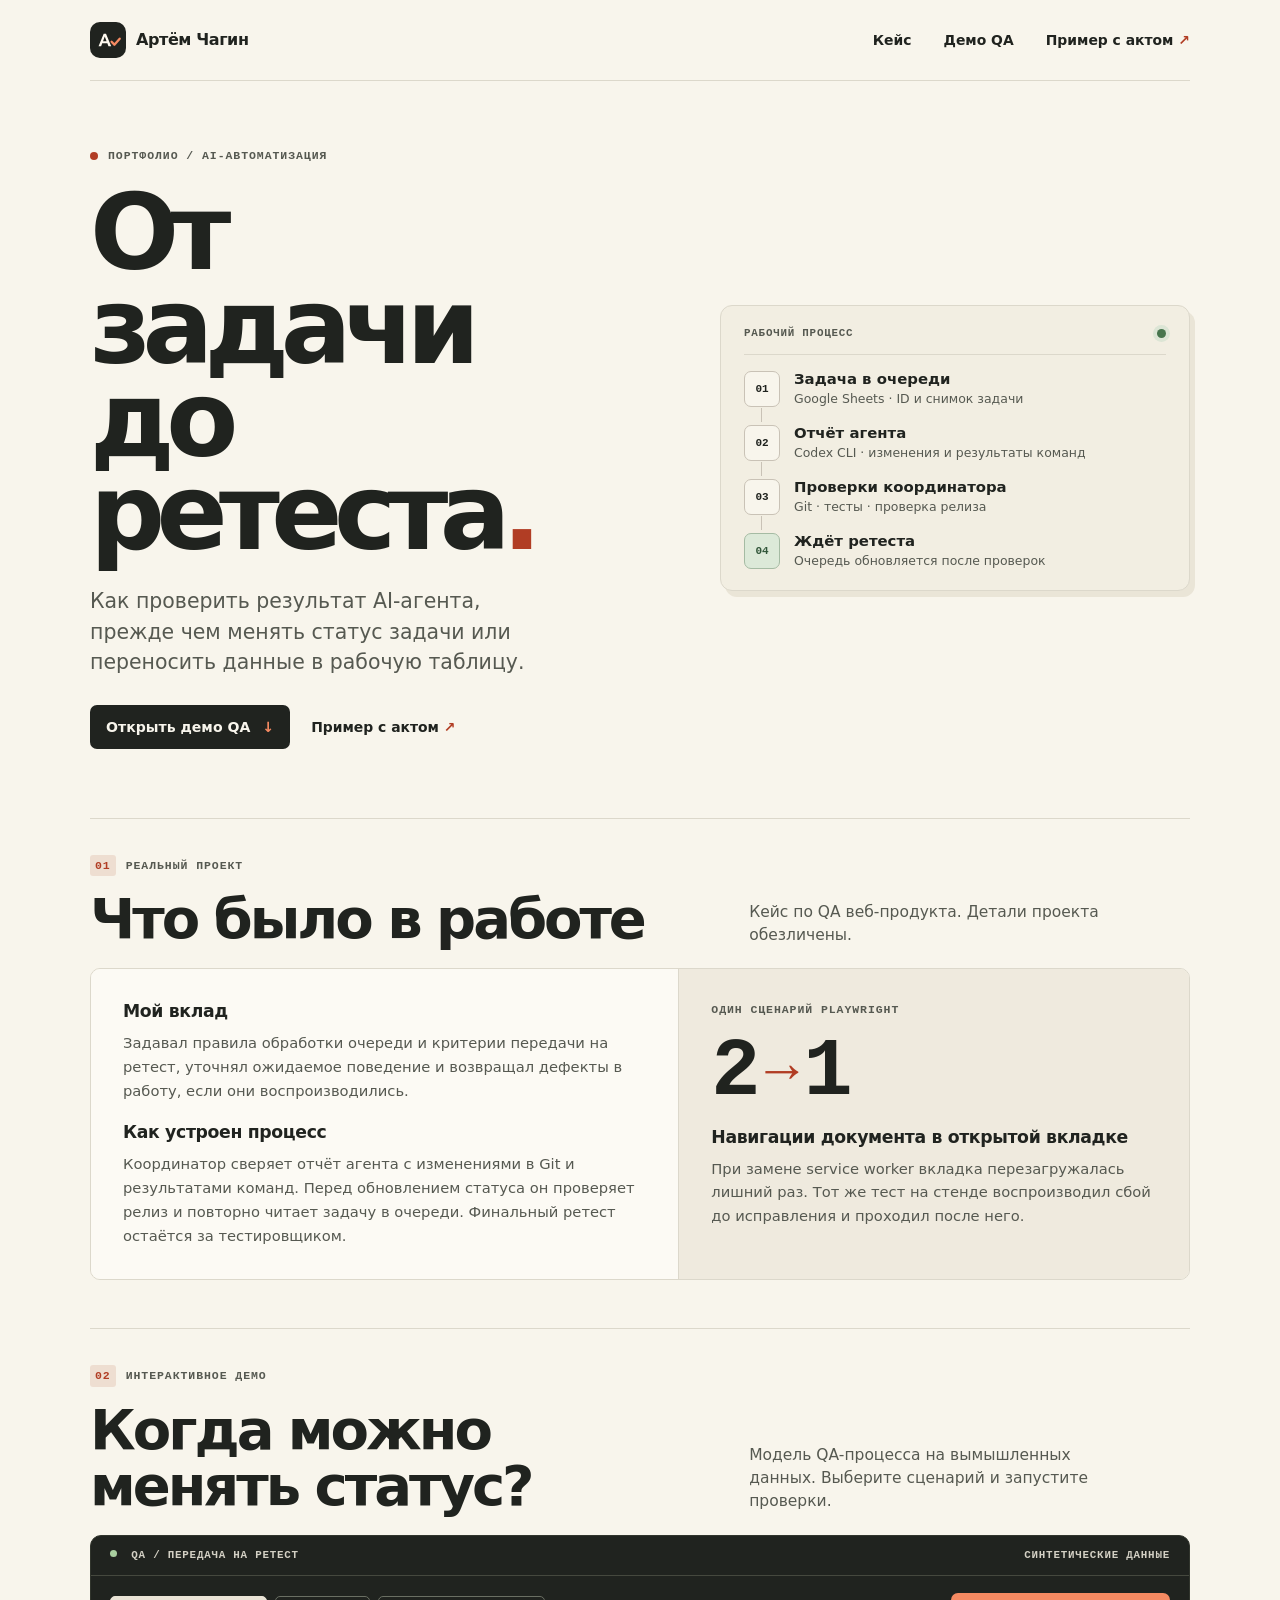
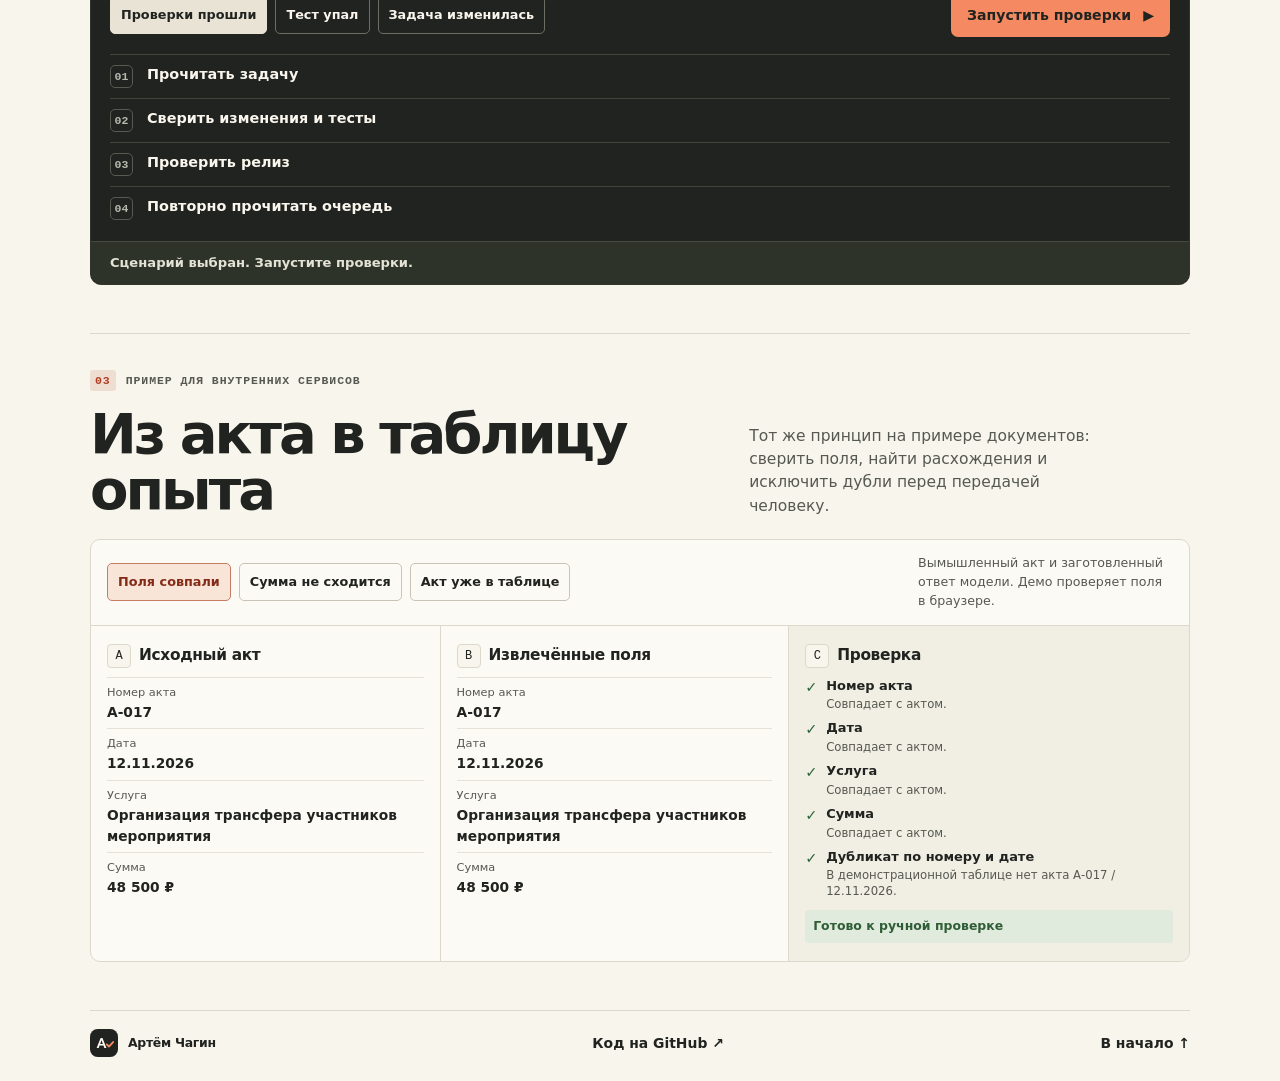
<file: docs/index.html>
<!doctype html>
<html lang="ru">
<head>
  <meta charset="utf-8">
  <meta name="viewport" content="width=device-width,initial-scale=1">
  <meta name="robots" content="noindex">
  <meta name="color-scheme" content="light">
  <meta name="description" content="Как проверить результат AI-агента до записи в рабочую систему. QA-кейс и две интерактивные демонстрации.">
  <meta property="og:type" content="website">
  <meta property="og:title" content="До ретеста — QA-кейс Артёма Чагина">
  <meta property="og:description" content="От отчёта агента до проверенного результата: кейс и два интерактивных сценария.">
  <title>До ретеста — QA-кейс Артёма Чагина</title>
  <link rel="icon" href="./mark.svg" type="image/svg+xml">
  <link rel="stylesheet" href="./styles.css">
  <script type="module" src="./app.mjs"></script>
</head>
<body>
  <a class="skip" href="#main">К содержанию</a>
  <header class="shell top">
    <a class="identity" href="#" aria-label="Артём Чагин, начало страницы"><img src="./mark.svg" width="36" height="36" alt=""><span>Артём Чагин</span></a>
    <nav aria-label="Разделы страницы"><a href="#case">Кейс</a><a href="#qa">Демо QA</a><a href="#act">Пример с актом <span aria-hidden="true">↗</span></a></nav>
  </header>
  <main id="main">
    <section class="shell hero" aria-labelledby="title">
      <div>
        <p class="eyebrow"><span class="bullet"></span> Портфолио / AI-автоматизация</p>
        <h1 id="title">От задачи<br>до ретеста<span>.</span></h1>
        <p class="intro">Как проверить результат AI-агента, прежде чем менять статус задачи или переносить данные в рабочую таблицу.</p>
        <div class="actions"><a class="button primary" href="#qa">Открыть демо QA <span aria-hidden="true">↓</span></a><a class="textlink" href="#act">Пример с актом <span aria-hidden="true">↗</span></a></div>
      </div>
      <aside class="workflow" aria-label="Схема QA-координатора">
        <div class="workflow-top"><span>РАБОЧИЙ ПРОЦЕСС</span><span class="pulse" aria-hidden="true"></span></div>
        <ol>
          <li><span class="ordinal">01</span><span><strong>Задача в очереди</strong><small>Google Sheets · ID и снимок задачи</small></span></li>
          <li><span class="ordinal">02</span><span><strong>Отчёт агента</strong><small>Codex CLI · изменения и результаты команд</small></span></li>
          <li><span class="ordinal">03</span><span><strong>Проверки координатора</strong><small>Git · тесты · проверка релиза</small></span></li>
          <li><span class="ordinal last">04</span><span><strong>Ждёт ретеста</strong><small>Очередь обновляется после проверок</small></span></li>
        </ol>
      </aside>
    </section>

    <section class="shell block" id="case" aria-labelledby="case-title">
      <p class="eyebrow"><span class="num">01</span> Реальный проект</p>
      <div class="section-head"><h2 id="case-title">Что было в работе</h2><p>Кейс по QA веб-продукта. Детали проекта обезличены.</p></div>
      <div class="evidence">
        <div class="role">
          <h3>Мой вклад</h3>
          <p>Задавал правила обработки очереди и критерии передачи на ретест, уточнял ожидаемое поведение и возвращал дефекты в работу, если они воспроизводились.</p>
          <h3>Как устроен процесс</h3>
          <p>Координатор сверяет отчёт агента с изменениями в Git и результатами команд. Перед обновлением статуса он проверяет релиз и повторно читает задачу в очереди. Финальный ретест остаётся за тестировщиком.</p>
        </div>
        <div class="measure">
          <span class="eyebrow">Один сценарий Playwright</span>
          <div class="metric" aria-label="С двух навигаций документа до одной"><span>2</span><span aria-hidden="true">→</span><span>1</span></div>
          <h3>Навигации документа в открытой вкладке</h3>
          <p>При замене service worker вкладка перезагружалась лишний раз. Тот же тест на стенде воспроизводил сбой до исправления и проходил после него.</p>
        </div>
      </div>
    </section>

    <section class="shell block" id="qa" aria-labelledby="qa-title">
      <p class="eyebrow"><span class="num">02</span> Интерактивное демо</p>
      <div class="section-head"><h2 id="qa-title">Когда можно менять статус?</h2><p>Модель QA-процесса на вымышленных данных. Выберите сценарий и запустите проверки.</p></div>
      <div class="workbench">
        <div class="bench-bar"><span><i class="light" aria-hidden="true"></i> QA / ПЕРЕДАЧА НА РЕТЕСТ</span><span>СИНТЕТИЧЕСКИЕ ДАННЫЕ</span></div>
        <div class="bench-controls">
          <div class="choices" id="qa-choices" role="group" aria-label="Сценарий QA"></div>
          <button class="button run" type="button" id="qa-run" disabled>Запустить проверки <span aria-hidden="true">▶</span></button>
        </div>
        <ol class="steps" id="qa-steps"></ol>
        <div class="bench-result" id="qa-status" role="status">Выберите сценарий, чтобы начать.</div>
        <noscript><p class="noscript">Включите JavaScript, чтобы запустить демо.</p></noscript>
      </div>
    </section>

    <section class="shell block" id="act" aria-labelledby="act-title">
      <p class="eyebrow"><span class="num">03</span> Пример для внутренних сервисов</p>
      <div class="section-head"><h2 id="act-title">Из акта в таблицу опыта</h2><p>Тот же принцип на примере документов: сверить поля, найти расхождения и исключить дубли перед передачей человеку.</p></div>
      <div class="doc-demo">
        <div class="doc-toolbar">
          <div class="choices" id="doc-choices" role="group" aria-label="Сценарий обработки акта"></div>
          <p>Вымышленный акт и заготовленный ответ модели. Демо проверяет поля в браузере.</p>
        </div>
        <div class="doc-grid">
          <div class="doc-panel"><h3><span class="panel-index">A</span> Исходный акт</h3><dl id="doc-original"></dl></div>
          <div class="doc-panel"><h3><span class="panel-index">B</span> Извлечённые поля</h3><dl id="doc-extracted"></dl></div>
          <div class="doc-panel validation"><h3><span class="panel-index">C</span> Проверка</h3><ul id="doc-checks"></ul><p class="doc-outcome" id="doc-status" role="status"></p></div>
        </div>
        <noscript><p class="noscript">Включите JavaScript, чтобы переключать сценарии.</p></noscript>
      </div>
    </section>
  </main>
  <footer class="shell footer"><a class="identity" href="#"><img src="./mark.svg" width="28" height="28" alt=""><span>Артём Чагин</span></a><a class="textlink" href="https://github.com/artemchagin92-ctrl/qa-coordinator">Код на GitHub ↗</a><a class="textlink" href="#main">В начало ↑</a></footer>
</body>
</html>
</file>
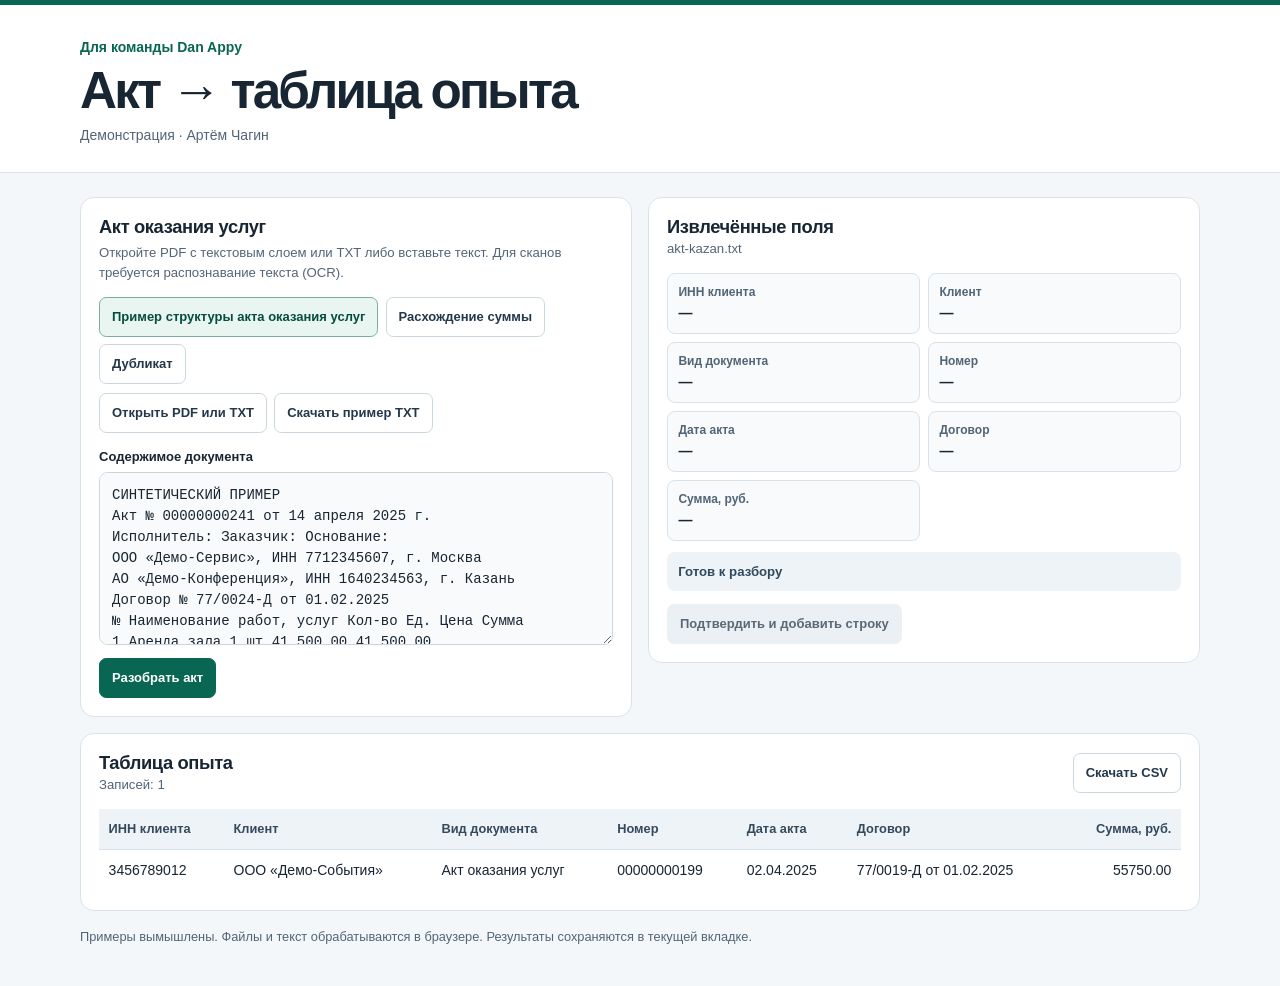
<file: docs/dan-appy/index.html>
<!doctype html>
<html lang="ru">
<head>
  <meta charset="utf-8">
  <meta name="viewport" content="width=device-width, initial-scale=1">
  <meta name="color-scheme" content="light">
  <meta name="robots" content="noindex">
  <title>Акт → таблица опыта | Демо для Dan Appy</title>
  <style>
    :root {
      color: #182532;
      background: #f4f7fa;
      font-family: Inter, -apple-system, BlinkMacSystemFont, "Segoe UI", sans-serif;
      line-height: 1.5;
      --muted: #526577;
      --line: #d9e2e9;
      --accent: #086653;
      --accent-dark: #064d3f;
      --accent-light: #e8f5f0;
      --surface: #fff;
    }

    *, *::before, *::after { box-sizing: border-box; }
    body { margin: 0; }
    h1, h2, p { margin: 0; }

    .shell {
      width: min(100% - 2.5rem, 70rem);
      margin: 0 auto;
    }

    header {
      padding: 2rem 0 1.65rem;
      background: var(--surface);
      border-top: 5px solid var(--accent);
      border-bottom: 1px solid var(--line);
    }

    h1 {
      margin: 0.25rem 0 0.35rem;
      font-size: clamp(2rem, 5vw, 3.2rem);
      letter-spacing: -0.055em;
      line-height: 1.12;
    }

    .audience { font-size: 0.875rem; font-weight: 700; color: var(--accent); }
    .byline { color: var(--muted); font-size: 0.875rem; }

    main { padding: 1.5rem 0 2.5rem; }

    .workspace {
      display: grid;
      grid-template-columns: minmax(0, 1fr) minmax(0, 1fr);
      gap: 1rem;
      align-items: start;
    }

    .card {
      min-width: 0;
      padding: 1.125rem;
      border: 1px solid var(--line);
      border-radius: 0.85rem;
      background: var(--surface);
    }

    .card-header {
      display: flex;
      flex-wrap: wrap;
      justify-content: space-between;
      align-items: center;
      gap: 0.65rem 1rem;
      margin-bottom: 0.875rem;
    }

    h2 { font-size: 1.145rem; line-height: 1.25; letter-spacing: -0.02em; }
    .card-caption, #document-name, #record-count { color: var(--muted); font-size: 0.825rem; }
    .card-caption { margin-top: 0.25rem; }
    #document-name { overflow-wrap: anywhere; }

    .buttons, .file-controls {
      display: flex;
      flex-wrap: wrap;
      gap: 0.45rem;
      align-items: center;
    }

    button, .file-picker {
      display: inline-flex;
      align-items: center;
      justify-content: center;
      min-height: 2.5rem;
      padding: 0.45rem 0.75rem;
      border: 1px solid #c9d6de;
      border-radius: 0.45rem;
      background: var(--surface);
      color: #24384a;
      font: inherit;
      font-size: 0.8125rem;
      font-weight: 650;
      line-height: 1.25;
      cursor: pointer;
    }

    button:not(:disabled):hover, .file-picker:hover { background: #eff5f8; }
    button[aria-pressed="true"], button.active { background: var(--accent-light); border-color: #79ae9e; color: var(--accent-dark); }

    button.primary {
      background: var(--accent);
      border-color: var(--accent);
      color: #fff;
    }

    button.primary:not(:disabled):hover { background: var(--accent-dark); }
    button:disabled { background: #eaf0f3; border-color: transparent; color: #5a6975; cursor: default; }
    :focus-visible, .file-picker:focus-within { outline: 3px solid #396ea3; outline-offset: 3px; }

    .file-controls { margin-top: 0.55rem; }
    .file-picker { position: relative; }
    .file-picker input {
      position: absolute;
      inset: 0;
      width: 100%;
      height: 100%;
      opacity: 0;
      cursor: pointer;
    }

    .source-label { display: block; margin: 0.9rem 0 0.35rem; font-size: 0.8125rem; font-weight: 700; }
    textarea {
      display: block;
      width: 100%;
      min-height: 10rem;
      padding: 0.75rem;
      resize: vertical;
      border: 1px solid #c9d6de;
      border-radius: 0.55rem;
      background: #f8fafb;
      color: inherit;
      font: 0.875rem/1.5 ui-monospace, SFMono-Regular, Consolas, monospace;
    }

    .controls { margin-top: 0.8rem; }
    #fields {
      display: grid;
      grid-template-columns: repeat(2, minmax(0, 1fr));
      gap: 0.5rem;
    }

    .field {
      min-width: 0;
      padding: 0.55rem 0.65rem;
      border: 1px solid var(--line);
      border-radius: 0.5rem;
      background: #f8fafb;
      overflow-wrap: anywhere;
    }

    .field-label { display: block; color: var(--muted); font-size: 0.75rem; font-weight: 650; }
    .field > p { margin-top: 0.15rem; font-size: 0.875rem; font-weight: 650; }
    .field > small { display: block; color: var(--muted); font-size: 0.75rem; }
    #issues { margin: 0.65rem 0 0; padding-inline-start: 1.25rem; overflow-wrap: anywhere; }
    #issues:empty { display: none; }
    #issues li { font-size: 0.825rem; }

    #decision {
      margin-top: 0.7rem;
      padding: 0.6rem 0.7rem;
      border-radius: 0.5rem;
      background: #edf3f7;
      color: #334a5d;
      font-size: 0.825rem;
      font-weight: 650;
    }

    #decision.ok, #decision[data-kind="ok"] { background: var(--accent-light); color: var(--accent-dark); }
    #decision.blocked, #decision[data-kind="blocked"] { background: #fff1e7; color: #743a1d; }

    .results { margin-top: 1rem; }
    .table-scroll { overflow-x: auto; }
    table { width: 100%; min-width: 48rem; border-collapse: collapse; font-size: 0.875rem; text-align: left; }
    th, td { padding: 0.65rem 0.6rem; border-bottom: 1px solid var(--line); vertical-align: top; }
    th { background: #eef3f7; color: #344a5c; font-size: 0.8rem; white-space: nowrap; }
    td { overflow-wrap: anywhere; }
    tbody tr:last-child td { border-bottom: 0; }
    td:nth-child(1), td:nth-child(4), td:nth-child(5) { white-space: nowrap; }
    th:last-child, td:last-child { text-align: right; white-space: nowrap; font-variant-numeric: tabular-nums; }
    td[colspan] { color: var(--muted); text-align: center; white-space: normal; }

    .notes { margin-top: 1rem; color: var(--muted); font-size: 0.8rem; }

    @media (max-width: 48rem) {
      .shell { width: min(100% - 1.5rem, 70rem); }
      header { padding: 1.35rem 0 1.25rem; }
      main { padding-top: 1rem; }
      .workspace { grid-template-columns: minmax(0, 1fr); }
      .card { padding: 0.9rem; }
      th, td { padding: 0.5rem; }
    }

    @media (max-width: 23rem) { #fields { grid-template-columns: minmax(0, 1fr); } }
  </style>
</head>
<body>
  <header>
    <div class="shell">
      <p class="audience">Для команды Dan Appy</p>
      <h1>Акт → таблица опыта</h1>
      <p class="byline">Демонстрация · Артём Чагин</p>
    </div>
  </header>

  <main class="shell">
    <div class="workspace">
      <section class="card" aria-labelledby="source-heading">
        <div class="card-header">
          <div>
            <h2 id="source-heading">Акт оказания услуг</h2>
            <p class="card-caption">Откройте PDF с текстовым слоем или TXT либо вставьте текст. Для сканов требуется распознавание текста (OCR).</p>
          </div>
        </div>
        <div class="buttons" role="group" aria-label="Примеры актов">
          <button type="button" id="sample-clean">Пример структуры акта оказания услуг</button>
          <button type="button" id="sample-conflict">Расхождение суммы</button>
          <button type="button" id="sample-duplicate">Дубликат</button>
        </div>
        <div class="file-controls">
          <label class="file-picker">Открыть PDF или TXT <input id="file" type="file" accept=".pdf,application/pdf,.txt,text/plain"></label>
          <button type="button" id="sample-download">Скачать пример TXT</button>
        </div>
        <label class="source-label" for="source">Содержимое документа</label>
        <textarea id="source" rows="7" spellcheck="false" placeholder="Выберите пример или вставьте сюда текст акта"></textarea>
        <div class="controls">
          <button type="button" class="primary" id="analyze">Разобрать акт</button>
        </div>
      </section>

      <section class="card" aria-labelledby="fields-heading">
        <div class="card-header">
          <div>
            <h2 id="fields-heading">Извлечённые поля</h2>
            <p id="document-name">Документ не выбран</p>
          </div>
        </div>
        <div id="fields"></div>
        <ul id="issues"></ul>
        <div id="decision" aria-live="polite" aria-atomic="true">Разберите акт, чтобы проверить поля.</div>
        <div class="controls">
          <button type="button" class="primary" id="approve" disabled>Подтвердить и добавить строку</button>
        </div>
      </section>
    </div>

    <section class="card results" aria-labelledby="results-heading">
      <div class="card-header">
        <div>
          <h2 id="results-heading">Таблица опыта</h2>
          <p id="record-count">0 строк</p>
        </div>
        <button type="button" id="export">Скачать CSV</button>
      </div>
      <div class="table-scroll" tabindex="0" role="region" aria-label="Таблица опыта">
        <table>
          <thead>
            <tr>
              <th scope="col">ИНН клиента</th>
              <th scope="col">Клиент</th>
              <th scope="col">Вид документа</th>
              <th scope="col">Номер</th>
              <th scope="col">Дата акта</th>
              <th scope="col">Договор</th>
              <th scope="col">Сумма, руб.</th>
            </tr>
          </thead>
          <tbody id="rows"><tr><td colspan="7">Подтверждённые акты появятся здесь.</td></tr></tbody>
        </table>
      </div>
    </section>
    <p class="notes">Примеры вымышлены. Файлы и текст обрабатываются в браузере. Результаты сохраняются в текущей вкладке.</p>
  </main>
  <script type="module">
const { columns, samples, parseAct, actKey, existingRows, toCsv } = (() => {
const columns = [
  ['inn', 'ИНН клиента'],
  ['client', 'Клиент'],
  ['documentType', 'Вид документа'],
  ['number', 'Номер'],
  ['date', 'Дата акта'],
  ['contract', 'Договор'],
  ['amount', 'Сумма, руб.'],
];

function sampleText(number, monthDay, client, inn, contract, secondPrice, total) {
  return [
    'СИНТЕТИЧЕСКИЙ ПРИМЕР',
    'Акт № ' + number + ' от ' + monthDay + ' апреля 2025 г.',
    'Исполнитель: Заказчик: Основание:',
    'ООО «Демо-Сервис», ИНН 7712345607, г. Москва',
    client + ', ИНН ' + inn + ', г. Казань',
    'Договор № ' + contract + ' от 01.02.2025',
    '№ Наименование работ, услуг Кол-во Ед. Цена Сумма',
    '1 Аренда зала 1 шт 41 500,00 41 500,00',
    '2 Техническое сопровождение 1 шт ' + secondPrice + ' ' + secondPrice,
    'Итого: ' + total,
    'Всего оказано услуг 2, на сумму ' + total + ' руб.',
  ].join('\n');
}

const samples = {
  clean: {
    title: 'Акт без расхождений',
    filename: 'akt-kazan.txt',
    text: sampleText('00000000241', 14, 'АО «Демо-Конференция»', '1640234563', '77/0024-Д', '17 500,50', '59 000,50'),
  },
  conflict: {
    title: 'Расхождение по сумме',
    filename: 'akt-summa.txt',
    text: sampleText('00000000312', 16, 'АО «Демо-Медиа»', '2345678901', '77/0031-Д', '18 000,00', '68 000,00'),
  },
  duplicate: {
    title: 'Акт уже в таблице',
    filename: 'akt-kazan-repeat.txt',
    text: sampleText('00000000199', 2, 'ООО «Демо-События»', '3456789012', '77/0019-Д', '14 250,00', '55 750,00'),
  },
};

const months = [
  'января', 'февраля', 'марта', 'апреля', 'мая', 'июня',
  'июля', 'августа', 'сентября', 'октября', 'ноября', 'декабря',
];
const numberPattern = '(?:\\d{1,3}(?:[ \\u00a0\\u202f]\\d{3})+|\\d+)';
const moneyPattern = '-?' + numberPattern + '(?:[.,]\\d{1,2})?';
const simpleAmount = new RegExp('^(-?)(' + numberPattern + ')(?:[.,](\\d{1,2}))?$', 'u');
const serviceLine = new RegExp(
  '(?:^|\\s)\\d+(?:[.,]\\d+)?\\s+(?:шт\\.?|усл\\.?|ед\\.?|ч\\.?)\\s+'
  + moneyPattern + '\\s+(' + moneyPattern + ')\\s*(?:₽|руб\\.?)?$',
  'iu',
);
const labeledPosition = /^(?:позиция|строка)\s*\d*\s*:\s*(.+?)\s+(?:—|–|-)\s+(.+)$/iu;
const partyPattern = /((?:ООО|ПАО|ОАО|ЗАО|АО|НАО|ИП|ФГУП|НКО)\s+(?:«[^»]+»|"[^"]+"|“[^”]+”|[^,;\n]+?))\s*[,;\s]+\s*ИНН\s*[:№]?\s*(\d{12}|\d{10})(?!\d)/giu;
const rolePattern = /(?:^|\n)\s*(Исполнитель|Поставщик|Заказчик|Покупатель|Клиент|Основание)\s*:/gimu;

function normalizeDate(value) {
  const russian = /^(\d{1,2})\.(\d{1,2})\.(\d{4})(?:\s*г\.?)?$/iu.exec(value);
  const iso = /^(\d{4})-(\d{2})-(\d{2})$/u.exec(value);
  const long = /^(\d{1,2})\s+([а-яё]+)\s+(\d{4})(?:\s*г\.?)?$/iu.exec(value);
  let day, month, year;
  if (russian) [, day, month, year] = russian;
  else if (iso) [, year, month, day] = iso;
  else if (long) {
    [, day, month, year] = long;
    month = String(months.indexOf(month.toLocaleLowerCase('ru')) + 1);
  } else return '';

  const yearNum = Number(year);
  const monthNum = Number(month);
  const dayNum = Number(day);
  const leap = yearNum % 4 === 0 && (yearNum % 100 !== 0 || yearNum % 400 === 0);
  const days = [31, leap ? 29 : 28, 31, 30, 31, 30, 31, 31, 30, 31, 30, 31];
  if (yearNum < 1 || dayNum < 1 || dayNum > (days[monthNum - 1] ?? 0)) return '';
  return [day.padStart(2, '0'), month.padStart(2, '0'), year].join('.');
}

function amountInKopecks(text) {
  const value = text.trim().replace(/\s*(?:₽|руб(?:\.|лей)?|RUB)$/iu, '');
  const match = simpleAmount.exec(value);
  if (!match) return null;
  const rubles = BigInt(match[2].replace(/[ \u00a0\u202f]/gu, ''));
  const kopecks = BigInt((match[3] ?? '').padEnd(2, '0'));
  return (100n * rubles + kopecks) * (match[1] ? -1n : 1n);
}

function displayAmount(cents) {
  const negative = cents < 0n;
  const absolute = negative ? -cents : cents;
  return (negative ? '-' : '') + (absolute / 100n) + '.' + (absolute % 100n).toString().padStart(2, '0');
}

function tidyClient(value) {
  return value.trim().replace(/\s+/gu, ' ')
    .replace(/["«“]([^"»”]+)["»”]/gu, (_match, name) => {
      const normalized = name === name.toLocaleUpperCase('ru')
        ? name.toLocaleLowerCase('ru').replace(/(^|[\s–-])(\p{L})/gu, (_word, gap, first) => gap + first.toLocaleUpperCase('ru'))
        : name;
      return '«' + normalized + '»';
    });
}

function pickCustomer(text, headerEnd) {
  const header = text.slice(0, headerEnd);
  const parties = [...header.matchAll(partyPattern)];
  const roles = [...header.matchAll(rolePattern)];
  const customerRole = roles.findIndex((role) => /^(заказчик|покупатель|клиент)$/iu.test(role[1]));
  const fused = /(?:исполнитель|поставщик)\s*:\s*(?:заказчик|покупатель|клиент)\s*:\s*(?:основание\s*:\s*)?/iu.exec(header);

  if (fused) {
    // PDF extractors can read the labels column and then the values column.
    const ordered = parties.filter((party) => party.index >= fused.index + fused[0].length);
    return ordered.length === 2 ? ordered[1] : null;
  }
  if (customerRole < 0) return null;
  const role = roles[customerRole];
  const limit = roles[customerRole + 1]?.index ?? header.length;
  const matches = parties.filter((party) => party.index >= role.index + role[0].length && party.index < limit);
  return matches.length === 1 ? matches[0] : null;
}

function parseAct(text) {
  const normalized = String(text ?? '').replace(/\r\n?/gu, '\n');
  const fields = Object.fromEntries(columns.map(([key]) => [key, '']));
  const sources = { ...fields };
  const issues = [];
  const items = [];
  const totals = [];
  let expectedCount = null;
  let invalidPosition = false;

  function saveField(key, value, line) {
    if (!value) return;
    if (fields[key] && fields[key] !== value) {
      const label = columns.find(([column]) => column === key)[1];
      issues.push('Разные значения поля «' + label + '».');
      return;
    }
    fields[key] = value;
    sources[key] ||= line;
  }

  function saveDate(value, line) {
    const date = normalizeDate(value.trim());
    if (date) saveField('date', date, line);
    else if (value.trim()) issues.push('Некорректная дата акта.');
  }

  function saveTotal(value, line) {
    const amount = amountInKopecks(value);
    if (amount === null) issues.push('Некорректная итоговая сумма.');
    else totals.push({ amount, line });
  }

  const title = /^([ \t]*акт(?:[ \t]+(?:об оказании услуг|оказания услуг|выполненных работ))?)[ \t]*(?:№|#)[ \t]*([^\n]+?)\s+от[ \t]+([^\n]+)$/imu.exec(normalized);
  if (title) {
    const type = /выполненных работ/iu.test(title[1]) ? 'Акт выполненных работ' : 'Акт оказания услуг';
    saveField('documentType', type, title[0]);
    saveField('number', title[2].trim(), title[0]);
    saveDate(title[3], title[0]);
  }

  const contract = /^[ \t]*(?:основание\s*:\s*)?договор[ \t]*[:№#-]?[ \t]*([^,\n]+?)\s+от[ \t]+([^\n]+)$/imu.exec(normalized);
  if (contract) {
    const date = normalizeDate(contract[2].trim());
    if (date) saveField('contract', contract[1].trim() + ' от ' + date, contract[0]);
    else issues.push('Некорректная дата договора.');
  }

  const heading = /(?:^|\n)[ \t]*(?:№[ \t]+наименование|позиция\s*\d|строка\s*\d|итого\s*:)/imu.exec(normalized);
  const headerEnd = Math.min(contract?.index ?? normalized.length, heading?.index ?? normalized.length);
  const customer = pickCustomer(normalized, headerEnd);
  if (customer) {
    saveField('client', tidyClient(customer[1]), customer[0]);
    saveField('inn', customer[2], customer[0]);
  }
  const shortHeader = normalized.slice(0, headerEnd);
  const inlineCustomer = /^[ \t]*(?:заказчик|покупатель|клиент)\s*:[ \t]*([^\n]+)$/imu.exec(shortHeader);
  if (!customer && inlineCustomer) {
    const value = inlineCustomer[1].trim();
    if (!/^(?:исполнитель|основание|заказчик)\s*:/iu.test(value)) saveField('client', tidyClient(value), inlineCustomer[0]);
  }
  // A standalone INN is safe to read only if there is no second named party.
  if (!customer && inlineCustomer && !/(?:исполнитель|поставщик)\s*:/iu.test(shortHeader)) {
    const inn = /^[ \t]*(?:инн клиента|инн заказчика|инн)\s*:[ \t]*(\d{12}|\d{10})[ \t]*$/imu.exec(shortHeader);
    if (inn) saveField('inn', inn[1], inn[0]);
  }

  for (const original of normalized.split('\n')) {
    const line = original.trim();
    const summary = /^всего оказано услуг\s+(\d+)\s*[,;]?\s+на сумму\s*:?\s*(.+)$/iu.exec(line);
    if (summary) {
      expectedCount = Number(summary[1]);
      saveTotal(summary[2], original);
      continue;
    }
    const total = /^(?:итого(?:\s+(?:к оплате|по акту))?|всего(?:\s+к оплате)?|сумма(?:\s+к оплате)?)\s*:\s*(.+)$/iu.exec(line);
    if (total) {
      saveTotal(total[1], original);
      continue;
    }
    const labeled = labeledPosition.exec(line);
    const price = labeled?.[2] ?? serviceLine.exec(line)?.[1];
    if (price !== undefined) {
      const amount = amountInKopecks(price);
      if (amount === null) {
        invalidPosition = true;
        issues.push('Некорректная сумма позиции.');
      } else {
        items.push(amount);
      }
    }
  }

  if (totals.length) {
    const [first] = totals;
    saveField('amount', displayAmount(first.amount), first.line);
    const uniqueTotals = [...new Set(totals.map(({ amount }) => amount))];
    if (uniqueTotals.length > 1) {
      sources.amount = totals.map(({ line }) => line).join('\n');
      issues.push('В акте указаны разные итоги: ' + uniqueTotals.map(displayAmount).join(' и ') + ' руб.');
    } else if (items.length && !invalidPosition) {
      const sum = items.reduce((value, amount) => value + amount, 0n);
      if (sum !== first.amount) {
        issues.push('Сумма позиций ' + displayAmount(sum) + ' руб., итог акта ' + displayAmount(first.amount) + ' руб.');
      }
    }
  }
  if (expectedCount !== null && expectedCount !== items.length) {
    issues.push('В акте указано услуг: ' + expectedCount + '. Распознано сумм позиций: ' + items.length + '.');
  }
  for (const [key, label] of columns) {
    if (!fields[key]) issues.push('Не заполнено поле «' + label + '».');
  }
  return { fields, sources, issues: [...new Set(issues)] };
}

function normalizeKeyPart(value) {
  return String(value ?? '').normalize('NFKC').trim().replace(/\s+/gu, ' ').toLocaleLowerCase('ru');
}

function actKey(fields) {
  const client = normalizeKeyPart(fields.inn)
    || normalizeKeyPart(fields.client).replace(/[«»„“”"]/gu, '').trim().replace(/\s+/gu, ' ');
  const number = normalizeKeyPart(fields.number).replace(/^(?:№|#|no\.|no(?=\s))\s*/u, '');
  const date = normalizeDate(String(fields.date ?? '').trim());
  return client && number && date ? JSON.stringify([client, number, date]) : '';
}

const existingRows = [
  {
    inn: '3456789012',
    client: 'ООО «Демо-События»',
    documentType: 'Акт оказания услуг',
    number: '00000000199',
    date: '02.04.2025',
    contract: '77/0019-Д от 01.02.2025',
    amount: '55750.00',
  },
];

function toCsv(rows) {
  function escapeCell(value, key) {
    const cell = String(value ?? '');
    const isNumber = key === 'amount' && /^-?\d+\.\d{2}$/u.test(cell);
    const needsPrefix = !isNumber && /^[\t\r\n]|^\s*[=+\-@]/u.test(cell.normalize('NFKC'));
    const safe = needsPrefix ? "'" + cell : cell;
    return /[,"\r\n]/u.test(safe) ? '"' + safe.replaceAll('"', '""') + '"' : safe;
  }

  const headerRow = columns.map(([, label]) => escapeCell(label)).join(',');
  const dataRows = rows.map((row) => columns.map(([key]) => escapeCell(row[key], key)).join(','));
  return [headerRow, ...dataRows].join('\r\n') + '\r\n';
}

return { columns, samples, parseAct, actKey, existingRows, toCsv };
})();
const pdfLibrary = 'https://cdn.jsdelivr.net/npm/pdfjs-dist@5.4.624/build/';

class PdfInputError extends Error {}

function textLines(items) {
  const glyphs = items
    .filter((item) => item.str?.trim() && item.transform)
    .map((item) => ({ text: item.str.trim(), x: item.transform[4], y: item.transform[5] }))
    .sort((first, second) => second.y - first.y || first.x - second.x);

  const lines = [];
  for (const glyph of glyphs) {
    const line = lines.at(-1);
    if (line && Math.abs(line.y - glyph.y) <= 2) {
      line.parts.push(glyph);
    } else {
      lines.push({ y: glyph.y, parts: [glyph] });
    }
  }
  return lines.map((line) => line.parts.sort((a, b) => a.x - b.x).map((part) => part.text).join(' ')).join('\n');
}

async function extractPdfText(pdfjs, data) {
  const job = pdfjs.getDocument({ data, isEvalSupported: false, disableFontFace: true, useSystemFonts: false });
  try {
    const pdf = await job.promise;
    if (pdf.numPages > 20) throw new PdfInputError('Для демо нужен PDF объёмом до 20 страниц.');
    const pages = [];
    for (let index = 1; index <= pdf.numPages; index += 1) {
      const page = await pdf.getPage(index);
      const content = await page.getTextContent();
      pages.push(textLines(content.items));
    }
    const text = pages.join('\n\n').trim();
    if (!text) throw new PdfInputError('В PDF нет читаемого текста. Распознайте скан через OCR и вставьте текст.');
    return text;
  } finally {
    await job.destroy();
  }
}

async function browserPdfText(file) {
  const pdfjs = await import(`${pdfLibrary}pdf.min.mjs`).catch(() => {
    throw new PdfInputError('Библиотека чтения PDF недоступна. Скопируйте текст акта и вставьте его в поле слева.');
  });
  pdfjs.GlobalWorkerOptions.workerSrc = `${pdfLibrary}pdf.worker.min.mjs`;
  return extractPdfText(pdfjs, new Uint8Array(await file.arrayBuffer()));
}

const byId = (id) => document.getElementById(id);
const keys = columns.map(([key]) => key);
const sourceInput = byId('source');
const fileInput = byId('file');
const analyzeButton = byId('analyze');
const approveButton = byId('approve');
const sampleButtons = Object.fromEntries(Object.keys(samples).map((key) => [key, byId(`sample-${key}`)]));
const rows = [...existingRows];
let candidate = null;
let inputVersion = 0;

function element(tag, text, className) {
  const node = document.createElement(tag);
  node.textContent = text;
  if (className) node.className = className;
  return node;
}

function showDecision(message, status) {
  const decision = byId('decision');
  decision.textContent = message;
  decision.dataset.kind = status === 'ready' ? 'ok' : status;
}

function showFields(result) {
  const fields = columns.map(([key, label]) => {
    const field = element('div', '', 'field');
    const value = result?.fields[key];
    const evidence = result?.sources[key];
    field.append(element('span', label, 'field-label'));
    field.append(element('p', value || '—'));
    if (evidence) field.append(element('small', evidence));
    return field;
  });
  byId('fields').replaceChildren(...fields);
}

function showIssues(issues) {
  byId('issues').replaceChildren(...issues.map((issue) => element('li', issue)));
}

function clearResult(message = 'Готов к разбору') {
  candidate = null;
  approveButton.disabled = true;
  analyzeButton.disabled = !sourceInput.value.trim();
  showFields(null);
  showIssues([]);
  showDecision(message, 'idle');
}

function highlightSample(selected) {
  for (const [key, button] of Object.entries(sampleButtons)) {
    button.setAttribute('aria-pressed', String(key === selected));
  }
}

function setSource(text, filename, sample) {
  inputVersion += 1;
  sourceInput.value = text;
  byId('document-name').textContent = filename;
  highlightSample(sample);
  clearResult();
}

function processAct() {
  const result = parseAct(sourceInput.value);
  const issues = [...result.issues];
  if (!issues.length && rows.some((row) => actKey(row) === actKey(result.fields))) {
    issues.push('Акт с этим ИНН клиента, номером и датой уже есть в таблице.');
  }
  showFields(result);
  showIssues(issues);
  candidate = issues.length ? null : result.fields;
  approveButton.disabled = !candidate;
  showDecision(issues.length ? 'Нужна проверка' : 'Поля проверены. Подтвердите запись.', issues.length ? 'blocked' : 'ready');
}

function showRows() {
  const renderedRows = rows.map((data) => {
    const row = document.createElement('tr');
    row.append(...keys.map((key) => element('td', data[key])));
    return row;
  });
  byId('rows').replaceChildren(...renderedRows);
  byId('record-count').textContent = `Записей: ${rows.length}`;
  byId('export').disabled = !rows.length;
}

function download(content, filename, type) {
  const url = URL.createObjectURL(new Blob([content], { type }));
  const link = document.createElement('a');
  link.href = url;
  link.download = filename;
  document.body.append(link);
  link.click();
  link.remove();
  setTimeout(() => URL.revokeObjectURL(url), 1000);
}

for (const [key, button] of Object.entries(sampleButtons)) {
  button.addEventListener('click', () => {
    fileInput.value = '';
    setSource(samples[key].text, samples[key].filename, key);
  });
}

sourceInput.addEventListener('input', () => {
  inputVersion += 1;
  highlightSample();
  clearResult();
});

fileInput.addEventListener('change', async () => {
  const file = fileInput.files[0];
  if (!file) return;
  const extension = file.name.match(/\.(pdf|txt)$/i)?.[1]?.toLowerCase();
  const limit = extension === 'pdf' ? 8 * 1024 * 1024 : 64 * 1024;
  setSource('', file.name);
  const version = inputVersion;
  if (!extension || file.size > limit) {
    showDecision('Подойдёт PDF до 8 МБ или TXT до 64 КБ.', 'blocked');
    return;
  }
  showDecision('Читаю документ…', 'idle');
  try {
    const contents = extension === 'pdf' ? await browserPdfText(file) : await file.text();
    if (version === inputVersion) setSource(contents, file.name);
  } catch (error) {
    if (version === inputVersion) {
      const message = error instanceof PdfInputError
        ? error.message
        : 'Не удалось прочитать файл. Вставьте текст акта вручную.';
      showDecision(message, 'blocked');
    }
  }
});

analyzeButton.addEventListener('click', processAct);
approveButton.addEventListener('click', () => {
  if (!candidate) return;
  rows.push(candidate);
  candidate = null;
  approveButton.disabled = true;
  showRows();
  showDecision('Строка добавлена в таблицу опыта.', 'ready');
});

byId('sample-download').addEventListener('click', () => {
  download(samples.clean.text, samples.clean.filename, 'text/plain;charset=utf-8');
});

byId('export').addEventListener('click', () => {
  download(toCsv(rows), 'таблица-опыта.csv', 'text/csv;charset=utf-8');
});

showRows();
setSource(samples.clean.text, samples.clean.filename, 'clean');

</script>
</body>
</html>
</file>
<file: docs/styles.css>
:root{--paper:#f8f5ec;--ink:#20231f;--sub:#565951;--rule:#dcd8cb;--orange:#b13d24;--warm:#f58a62;--green:#47754d;--mono:ui-monospace,"SFMono-Regular",Consolas,monospace;--sans:-apple-system,BlinkMacSystemFont,"Segoe UI",system-ui,sans-serif;color:var(--ink);background:var(--paper);font-family:var(--sans);line-height:1.5}
*{box-sizing:border-box}
html{scroll-behavior:smooth}
body{margin:0}
a{color:inherit;text-decoration:none}
a,button{-webkit-tap-highlight-color:transparent}
button{font:inherit;cursor:pointer}
button:disabled{cursor:default}
:focus-visible{outline:3px solid var(--orange);outline-offset:4px}
.skip{position:absolute;top:10px;left:10px;z-index:10;padding:10px;background:#fff;transform:translateY(-160%)}
.skip:focus{transform:none}
.shell{width:min(1100px,calc(100% - 2 * clamp(20px,5.6vw,64px)));margin-inline:auto}
.top{display:flex;align-items:center;justify-content:space-between;gap:18px;padding:22px 0;border-bottom:1px solid var(--rule)}
.identity{display:inline-flex;align-items:center;gap:10px;flex-shrink:0;font-weight:760;letter-spacing:-.025em}
.identity img{display:block}
nav{display:flex;align-items:center;gap:clamp(14px,3vw,32px);font-size:.87rem;font-weight:650}
nav a:hover,.textlink:hover{color:var(--orange)}
nav a span,.textlink span{color:var(--orange)}
.hero{display:grid;grid-template-columns:1.15fr 1fr;align-items:center;gap:clamp(36px,7vw,96px);padding-block:66px 69px}
.eyebrow{font:600 .72rem/1.5 var(--mono);text-transform:uppercase;letter-spacing:.08em;color:var(--sub);margin:0;display:flex;align-items:center;gap:10px}
.bullet{background:var(--orange);width:8px;height:8px;display:inline-block;border-radius:50%}
h1,h2,h3,p{margin-top:0}
h1{font-size:clamp(3.2rem,8.2vw,7.1rem);line-height:.89;font-weight:820;letter-spacing:-.082em;margin:23px 0 25px}
h1 span{color:var(--orange)}
.intro{font-size:clamp(1.02rem,2vw,1.28rem);max-width:440px;margin:0;color:var(--sub);line-height:1.5}
.actions{display:flex;flex-wrap:wrap;align-items:center;gap:12px 21px;margin-top:27px}
.button{display:inline-flex;align-items:center;justify-content:center;gap:12px;min-height:44px;padding:10px 15px;border-radius:7px;border:1px solid transparent;font-size:.88rem;font-weight:730;white-space:nowrap;line-height:1.28}
.primary{background:var(--ink);color:var(--paper)}
.primary:hover{background:#3d4137}
.primary span{color:var(--warm)}
.textlink{font-size:.87rem;font-weight:740}
.workflow{border:1px solid var(--rule);border-radius:12px;background:#f2eee2;padding:20px 23px 19px;box-shadow:5px 6px 0 #eae5d7}
.workflow-top,.bench-bar{font:600 .68rem/1.4 var(--mono);letter-spacing:.07em;display:flex;align-items:center;justify-content:space-between;gap:12px}
.workflow-top{color:var(--sub);padding-bottom:13px;border-bottom:1px solid var(--rule)}
.pulse{width:9px;height:9px;border-radius:50%;background:var(--green);box-shadow:0 0 0 4px #dce5d5}
.workflow ol{padding:0;margin:0;list-style:none}
.workflow li{position:relative;display:grid;grid-template-columns:36px 1fr;align-items:center;gap:14px;padding-top:13px}
.workflow li:not(:last-child)::after{content:"";height:14px;border-left:1px solid #c9c2b6;position:absolute;left:17px;top:calc(100% - 1px)}
.ordinal{display:grid;place-items:center;aspect-ratio:1;border:1px solid #c9c2b6;border-radius:7px;background:var(--paper);font:600 .69rem var(--mono);z-index:1}
.ordinal.last{background:#dce9d8;border-color:#a5bba3;color:#315639}
.workflow strong,.workflow small{display:block}
.workflow strong{font-size:.93rem}
.workflow small{font-size:.78rem;color:var(--sub)}
.block{border-top:1px solid var(--rule);padding-block:36px 48px;scroll-margin-top:18px}
.num{padding:2px 5px;background:#eeded1;border-radius:3px;color:var(--orange);font-weight:750}
.section-head{display:grid;grid-template-columns:1.4fr 1fr;align-items:end;gap:16px 42px;margin:15px 0 21px}
h2{font-size:clamp(1.85rem,4.7vw,3.5rem);line-height:1;letter-spacing:-.054em;margin:0;font-weight:790}
.section-head p{margin:0;color:var(--sub);max-width:365px;font-size:.97rem}
.evidence{display:grid;grid-template-columns:1.15fr 1fr;border:1px solid var(--rule);border-radius:10px;overflow:hidden}
.role,.measure{padding:clamp(19px,3.6vw,32px)}
.role{background:#fcfaf4}
h3{font-size:1.08rem;line-height:1.22;letter-spacing:-.02em;margin-bottom:9px}
.role p,.measure p{font-size:.92rem;color:var(--sub);line-height:1.62;margin-bottom:0}
.role p+h3{margin-top:19px}
.measure{background:#efeade;border-left:1px solid var(--rule)}
.metric{font:740 clamp(2.8rem,6.4vw,5.4rem)/1 var(--mono);letter-spacing:-.1em;color:var(--ink);display:flex;align-items:center;gap:13px;margin:13px 0}
.metric span:nth-child(2){color:var(--orange);font-size:.68em}
.workbench{background:var(--ink);color:#faf6ed;border-radius:11px;overflow:hidden;border:1px solid #31352d}
.bench-bar{padding:12px 19px;color:#d3d0c4;border-bottom:1px solid #45483e}
.light{display:inline-block;background:#a9ce9f;width:7px;height:7px;margin-right:7px;border-radius:50%;vertical-align:1px}
.bench-controls{display:flex;align-items:center;justify-content:space-between;gap:15px;padding:17px 19px}
.choices{display:flex;flex-wrap:wrap;gap:8px}
.choice{color:inherit;background:transparent;border:1px solid #6a6f63;border-radius:5px;padding:7px 10px;min-height:38px;font-size:.80rem;line-height:1.25;font-weight:640;text-align:left}
.choice:hover{border-color:#f58a62}
.workbench .choice[aria-pressed="true"]{color:#20231f;background:#e9e3d5;border-color:#e9e3d5}
.run{background:var(--warm);color:#20231f}
.run:hover:enabled{background:#ffab8d}
.run:disabled{opacity:.65}
.workbench :focus-visible{outline-color:#ffab8d}
.steps{list-style:none;margin:0;padding:0 19px 11px}
.step{display:grid;grid-template-columns:27px 1fr;align-items:start;gap:10px;border-top:1px solid #41463b;padding:10px 0}
.step-marker{display:grid;place-items:center;width:23px;height:23px;border-radius:5px;color:#aac2a2;border:1px solid #58634f;font:600 .72rem var(--mono)}
.step[data-kind="blocked"] .step-marker{color:#faba9f;border-color:#a56753}
.step[data-kind="pending"] .step-marker{color:#b7b9ad;border-color:#565b51}
.step h3{font-size:.9rem;letter-spacing:normal;margin:1px 0 4px}
.step p{font-size:.83rem;color:#dedbcc;margin:0 0 5px}
.step code{display:block;overflow-wrap:anywhere;font:.71rem/1.55 var(--mono);color:#b8cda9}
.step[data-kind="blocked"] code{color:#faba9f}
.bench-result{padding:11px 19px;border-top:1px solid #45483e;background:#2e332a;color:#e5e3d5;font-size:.82rem;font-weight:650}
.bench-result[data-kind="blocked"]{color:#ffd0ba}
.bench-result[data-kind="ok"]{color:#d1e9c7}
.doc-demo{border:1px solid var(--rule);background:#fcfaf4;border-radius:10px;overflow:hidden}
.doc-toolbar{padding:14px 16px;display:flex;gap:12px;align-items:center;justify-content:space-between}
.doc-toolbar p{margin:0;color:var(--sub);font-size:.79rem;max-width:255px}
.doc-toolbar .choice{border-color:#c9c2b6}
.doc-toolbar .choice[aria-pressed="true"]{color:#842b18;background:#f8e5d8;border-color:#c57d61}
.doc-grid{display:grid;grid-template-columns:1fr 1fr 1.15fr;border-top:1px solid var(--rule)}
.doc-panel{padding:18px 16px;min-width:0}
.doc-panel+.doc-panel{border-left:1px solid var(--rule)}
.doc-panel h3{display:flex;align-items:center;gap:8px;font-size:.96rem}
.panel-index{display:grid;place-items:center;width:24px;height:24px;font:.75rem var(--mono);border:1px solid var(--rule);border-radius:4px;background:var(--paper)}
.doc-panel dl{margin:0}
.doc-panel dl div{border-top:1px solid #e7e2d7;padding:6px 0}
.doc-panel dt{font-size:.71rem;color:var(--sub)}
.doc-panel dd{font-size:.86rem;font-weight:680;margin:1px 0 0;overflow-wrap:anywhere}
.doc-panel dd[data-diff="true"]{color:#9a301b}
.validation{background:#f1eee4}
.validation ul{list-style:none;padding:0;margin:0}
.validation li{font-size:.81rem;line-height:1.37;margin:0 0 7px;display:grid;grid-template-columns:14px 1fr;gap:7px}
.check-icon{color:#2c6538;font-size:.91rem;font-weight:780}
.validation li[data-pass="false"] .check-icon{color:#9a301b}
.validation small{font-size:.73rem;color:var(--sub);display:block;margin-top:2px}
.doc-outcome{padding:7px 8px;border-radius:4px;margin:11px 0 0;background:#e0eadd;color:#2f5d36;font-size:.78rem;font-weight:750}
.doc-outcome[data-kind="blocked"]{background:#f6dfd3;color:#8a2e1c}
.noscript{padding:12px 19px}
.footer{padding-block:18px 24px;display:flex;flex-wrap:wrap;align-items:center;justify-content:space-between;gap:12px;color:var(--sub);border-top:1px solid var(--rule);font-size:.78rem}
.footer .identity,.footer .textlink{color:var(--ink)}
@media(max-width:820px){.hero{gap:28px;padding-block:52px}.doc-toolbar{align-items:flex-start;flex-direction:column}.doc-toolbar p{max-width:none}.section-head{grid-template-columns:1.3fr 1fr;gap:11px 16px}}
@media(max-width:650px){.hero{grid-template-columns:1fr;gap:26px;padding-block:37px 42px}.workflow ol{display:grid;grid-template-columns:1fr 1fr;gap:0 12px}.workflow li{gap:9px;grid-template-columns:27px 1fr}.workflow li:not(:last-child)::after{display:none}.workflow small{font-size:.69rem}.workflow strong{font-size:.81rem}.workflow{padding-inline:14px}.top{padding:15px 0}.top .identity img{width:28px;height:28px}.top .identity{font-size:.89rem;gap:6px}nav{gap:10px;font-size:.77rem}.section-head,.evidence,.doc-grid{grid-template-columns:1fr}.section-head{align-items:start;margin-bottom:17px}.section-head p{max-width:none}.measure,.doc-panel+.doc-panel{border-left:0;border-top:1px solid var(--rule)}.doc-grid{grid-template-columns:1fr 1fr}.doc-panel:nth-child(2){border-top:0;border-left:1px solid var(--rule)}.doc-panel:last-child{grid-column:1/-1}.bench-controls{align-items:flex-start;flex-direction:column}.block{padding-block:26px 34px}.bench-bar{font-size:.60rem}.footer>span{display:none}}
@media(max-width:365px){.top nav a:first-child{display:none}.workflow ol{grid-template-columns:1fr}.doc-panel{padding-inline:11px}.button.run{width:100%}}
@media(prefers-reduced-motion:reduce){html{scroll-behavior:auto}}
</file>
